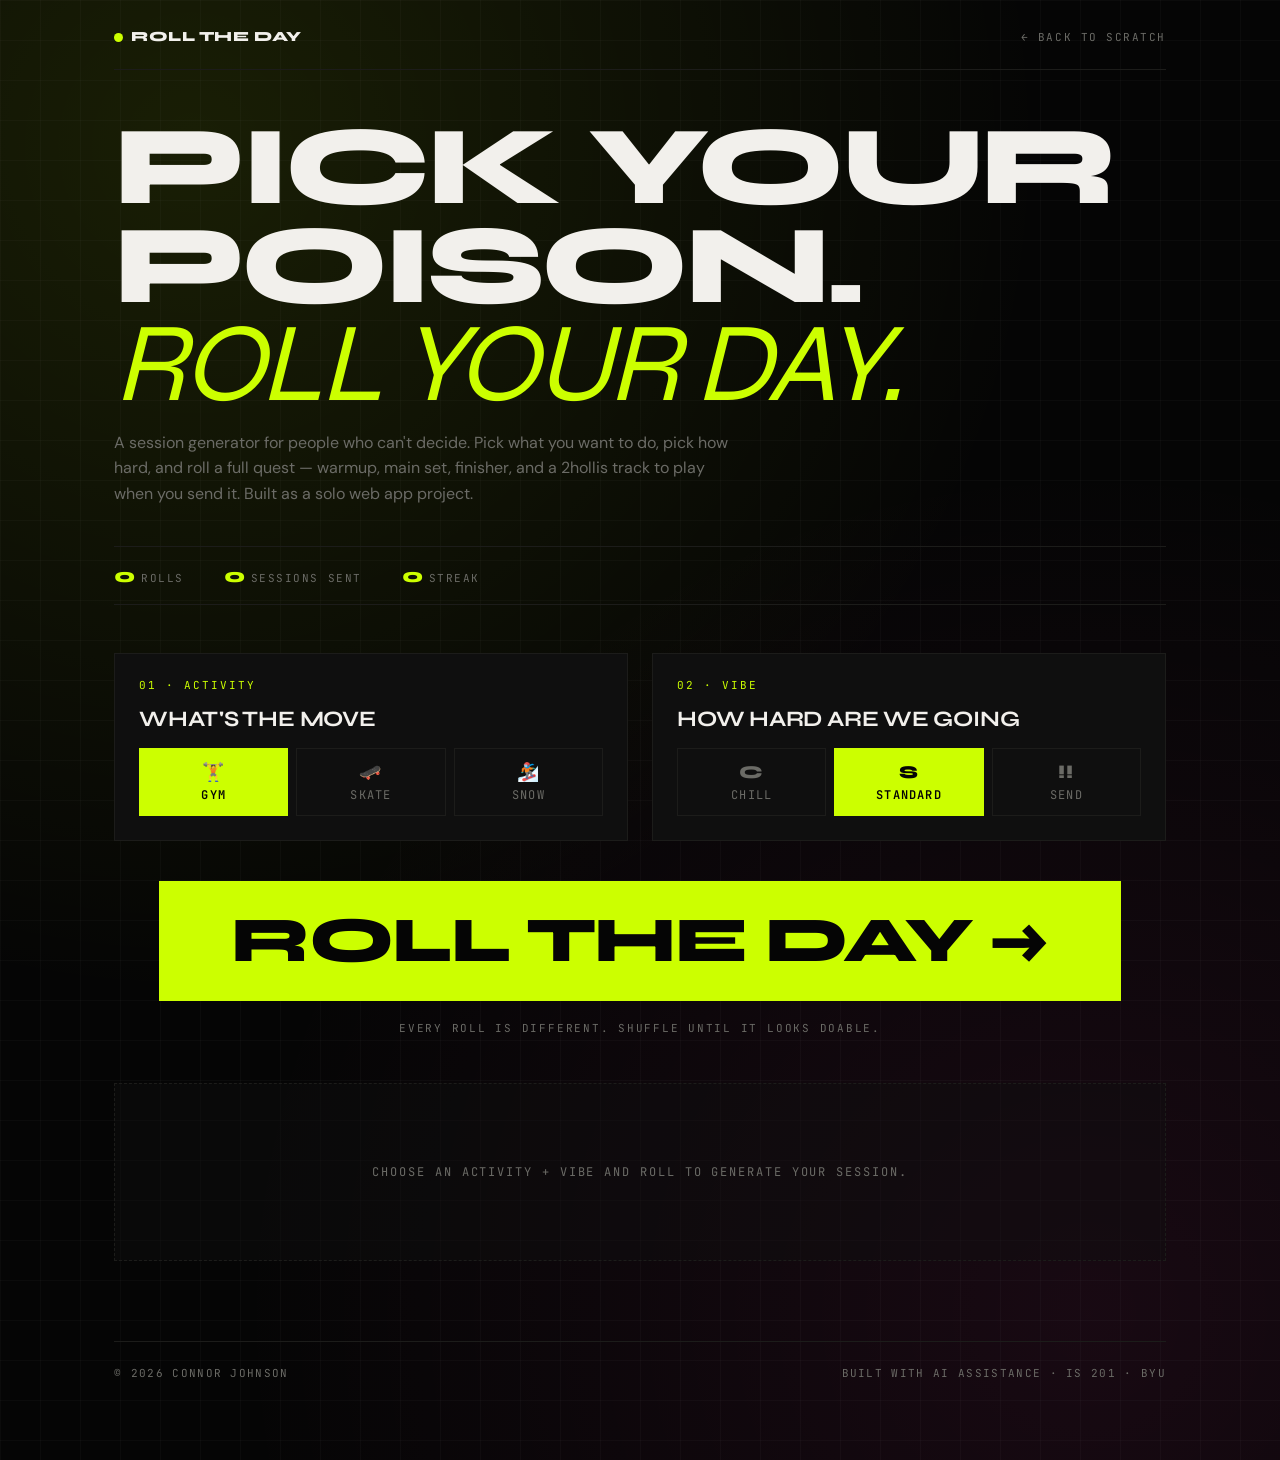
<file: webapp.html>
<!DOCTYPE html>
<html lang="en">
<head>
  <meta charset="UTF-8" />
  <meta name="viewport" content="width=device-width, initial-scale=1.0" />
  <title>Roll The Day — Session Generator</title>

  <link rel="preconnect" href="https://fonts.googleapis.com" />
  <link rel="preconnect" href="https://fonts.gstatic.com" crossorigin />
  <link
    href="https://fonts.googleapis.com/css2?family=DM+Sans:wght@400;500;600;700&family=JetBrains+Mono:wght@400;500;600;700&family=Syne:wght@600;700;800&display=swap"
    rel="stylesheet"
  />

  <style>
    /* =============================================================
       ROLL THE DAY — single file web app
       Pick an activity + vibe, roll a full session quest
       ============================================================= */

    :root {
      --bg: #050505;
      --panel: #0f0f0f;
      --panel-2: #161613;
      --fg: #f2f0ec;
      --muted: #6b6b66;
      --accent: #ccff00;
      --accent-dim: #8aa800;
      --pink: #ff3eb5;
      --line: #1c1c1a;
      --f-display: 'Syne', 'Impact', sans-serif;
      --f-body: 'DM Sans', 'Helvetica Neue', sans-serif;
      --f-mono: 'JetBrains Mono', monospace;
    }

    * { box-sizing: border-box; }
    html, body { margin: 0; padding: 0; }

    body {
      background: var(--bg);
      background-image:
        linear-gradient(rgba(255, 255, 255, 0.022) 1px, transparent 1px),
        linear-gradient(90deg, rgba(255, 255, 255, 0.022) 1px, transparent 1px),
        radial-gradient(circle at 15% 10%, rgba(204, 255, 0, 0.10), transparent 50%),
        radial-gradient(circle at 85% 90%, rgba(255, 62, 181, 0.08), transparent 50%);
      background-size: 40px 40px, 40px 40px, 100% 100%, 100% 100%;
      color: var(--fg);
      font-family: var(--f-body);
      min-height: 100vh;
      overflow-x: hidden;
    }

    ::selection { background: var(--accent); color: var(--bg); }

    a { color: var(--accent); text-decoration: none; }
    a:hover { color: var(--fg); }

    .shell {
      max-width: 1100px;
      margin: 0 auto;
      padding: 28px 24px 80px;
    }

    /* -------- top bar -------- */
    header.bar {
      display: flex;
      justify-content: space-between;
      align-items: center;
      padding-bottom: 24px;
      border-bottom: 1px solid var(--line);
      margin-bottom: 48px;
      flex-wrap: wrap;
      gap: 12px;
    }
    .brand {
      font-family: var(--f-display);
      font-weight: 800;
      text-transform: uppercase;
      font-size: 14px;
      letter-spacing: 0.04em;
      color: var(--fg);
    }
    .brand .dot {
      display: inline-block;
      width: 9px; height: 9px;
      background: var(--accent);
      border-radius: 50%;
      margin-right: 8px;
      vertical-align: middle;
      animation: pulse 2.4s ease-in-out infinite;
    }
    @keyframes pulse {
      0%, 100% { opacity: 1; transform: scale(1); }
      50% { opacity: 0.5; transform: scale(1.25); }
    }
    .back {
      font-family: var(--f-mono);
      font-size: 11px;
      letter-spacing: 0.14em;
      text-transform: uppercase;
      color: var(--muted);
    }
    .back:hover { color: var(--fg); }

    /* -------- hero -------- */
    .hero h1 {
      font-family: var(--f-display);
      font-weight: 800;
      font-size: clamp(3rem, 10vw, 7rem);
      line-height: 0.88;
      letter-spacing: -0.04em;
      text-transform: uppercase;
      margin: 0 0 16px;
    }
    .hero h1 em {
      color: var(--accent);
      font-style: italic;
      font-weight: 400;
    }
    .hero p {
      color: var(--muted);
      font-size: 16px;
      max-width: 620px;
      margin: 0 0 40px;
      line-height: 1.6;
    }
    .stats {
      display: flex;
      gap: 40px;
      font-family: var(--f-mono);
      font-size: 11px;
      text-transform: uppercase;
      letter-spacing: 0.14em;
      color: var(--muted);
      padding: 16px 0;
      border-top: 1px solid var(--line);
      border-bottom: 1px solid var(--line);
      flex-wrap: wrap;
    }
    .stats span strong {
      color: var(--accent);
      font-size: 20px;
      font-family: var(--f-display);
      font-weight: 800;
      letter-spacing: 0;
      display: inline-block;
      margin-right: 6px;
    }

    /* -------- controls -------- */
    .panels {
      display: grid;
      grid-template-columns: 1fr 1fr;
      gap: 24px;
      margin: 48px 0 24px;
    }
    @media (max-width: 780px) { .panels { grid-template-columns: 1fr; } }

    .panel {
      background: var(--panel);
      border: 1px solid var(--line);
      padding: 24px;
    }
    .panel-label {
      font-family: var(--f-mono);
      font-size: 11px;
      letter-spacing: 0.18em;
      text-transform: uppercase;
      color: var(--accent);
      margin: 0 0 14px;
    }
    .panel-title {
      font-family: var(--f-display);
      font-size: 22px;
      font-weight: 700;
      margin: 0 0 16px;
      text-transform: uppercase;
      letter-spacing: -0.01em;
    }

    .opts {
      display: flex;
      gap: 8px;
      flex-wrap: wrap;
    }
    .opt {
      font-family: var(--f-mono);
      font-size: 12px;
      letter-spacing: 0.1em;
      text-transform: uppercase;
      color: var(--muted);
      background: transparent;
      border: 1px solid var(--line);
      padding: 12px 16px;
      cursor: pointer;
      transition: all 0.15s ease;
      flex: 1 1 calc(33% - 8px);
      min-width: 0;
    }
    .opt:hover { color: var(--fg); border-color: var(--muted); }
    .opt.active {
      background: var(--accent);
      color: var(--bg);
      border-color: var(--accent);
      font-weight: 600;
    }
    .opt .num {
      display: block;
      font-family: var(--f-display);
      font-size: 18px;
      font-weight: 800;
      margin-bottom: 4px;
    }

    /* -------- roll button -------- */
    .roll-row {
      margin: 40px 0 48px;
      text-align: center;
    }
    .roll-btn {
      font-family: var(--f-display);
      font-weight: 800;
      font-size: clamp(2rem, 6vw, 4rem);
      text-transform: uppercase;
      letter-spacing: -0.02em;
      background: var(--accent);
      color: var(--bg);
      border: none;
      padding: 28px 72px;
      cursor: pointer;
      transition: transform 0.15s ease, box-shadow 0.15s ease;
      position: relative;
      line-height: 1;
    }
    .roll-btn:hover {
      transform: translate(-4px, -4px);
      box-shadow: 8px 8px 0 var(--pink);
    }
    .roll-btn:active {
      transform: translate(2px, 2px);
      box-shadow: 2px 2px 0 var(--pink);
    }
    .roll-btn:disabled {
      opacity: 0.6;
      cursor: wait;
      transform: none;
      box-shadow: none;
    }
    .roll-hint {
      font-family: var(--f-mono);
      font-size: 11px;
      letter-spacing: 0.16em;
      text-transform: uppercase;
      color: var(--muted);
      margin-top: 20px;
    }

    /* -------- dice animation -------- */
    .dice-stage {
      display: flex;
      justify-content: center;
      gap: 16px;
      height: 0;
      overflow: hidden;
      transition: height 0.3s ease;
    }
    .dice-stage.rolling {
      height: 90px;
      margin: 20px 0;
    }
    .die {
      width: 70px;
      height: 70px;
      background: var(--panel);
      border: 2px solid var(--accent);
      display: flex;
      align-items: center;
      justify-content: center;
      font-family: var(--f-display);
      font-weight: 800;
      font-size: 34px;
      color: var(--accent);
      animation: roll 0.5s linear infinite;
    }
    .die:nth-child(2) { animation-duration: 0.42s; animation-direction: reverse; }
    .die:nth-child(3) { animation-duration: 0.6s; }
    @keyframes roll {
      0%   { transform: rotate(0deg) scale(1); }
      50%  { transform: rotate(180deg) scale(0.85); }
      100% { transform: rotate(360deg) scale(1); }
    }

    /* -------- quest output -------- */
    .quest {
      opacity: 0;
      transition: opacity 0.5s ease;
    }
    .quest.live { opacity: 1; }

    .quest-header {
      padding: 32px;
      background: var(--panel);
      border: 1px solid var(--line);
      border-top: 4px solid var(--accent);
      margin-bottom: 16px;
    }
    .quest-title {
      font-family: var(--f-display);
      font-weight: 800;
      font-size: clamp(2rem, 5vw, 3.4rem);
      text-transform: uppercase;
      letter-spacing: -0.03em;
      line-height: 1;
      margin: 0 0 12px;
    }
    .quest-title em {
      color: var(--accent);
      font-style: italic;
      font-weight: 400;
    }
    .quest-sub {
      font-family: var(--f-mono);
      font-size: 12px;
      text-transform: uppercase;
      letter-spacing: 0.16em;
      color: var(--muted);
      margin: 0;
    }
    .quest-sub span { color: var(--accent); }

    .quest-step {
      display: grid;
      grid-template-columns: 90px 1fr;
      gap: 20px;
      padding: 24px;
      background: var(--panel);
      border: 1px solid var(--line);
      margin-bottom: 10px;
      align-items: center;
      transition: border-color 0.15s ease;
    }
    .quest-step:hover { border-color: var(--muted); }
    .step-tag {
      font-family: var(--f-mono);
      font-weight: 600;
      font-size: 11px;
      letter-spacing: 0.14em;
      text-transform: uppercase;
      color: var(--accent);
      border-right: 1px solid var(--line);
      padding-right: 20px;
    }
    .step-body p {
      margin: 0 0 4px;
      font-family: var(--f-display);
      font-weight: 700;
      font-size: 18px;
      text-transform: uppercase;
      letter-spacing: -0.01em;
    }
    .step-body span {
      font-size: 13px;
      color: var(--muted);
    }

    .quest-step.finisher {
      border-color: var(--pink);
      background: linear-gradient(90deg, var(--panel) 0%, rgba(255, 62, 181, 0.05) 100%);
    }
    .quest-step.finisher .step-tag { color: var(--pink); }

    .reward {
      margin-top: 16px;
      padding: 28px;
      background: var(--accent);
      color: var(--bg);
    }
    .reward-tag {
      font-family: var(--f-mono);
      font-weight: 700;
      font-size: 11px;
      letter-spacing: 0.2em;
      text-transform: uppercase;
      margin: 0 0 8px;
    }
    .reward-song {
      font-family: var(--f-display);
      font-weight: 800;
      font-size: clamp(1.6rem, 4vw, 2.4rem);
      text-transform: uppercase;
      letter-spacing: -0.02em;
      line-height: 1;
      margin: 0;
    }
    .reward-meta {
      font-family: var(--f-mono);
      font-size: 11px;
      letter-spacing: 0.1em;
      text-transform: uppercase;
      margin: 12px 0 0;
      opacity: 0.75;
    }

    .quest-actions {
      display: flex;
      gap: 10px;
      margin-top: 24px;
      flex-wrap: wrap;
    }
    .mini-btn {
      font-family: var(--f-mono);
      font-size: 12px;
      font-weight: 500;
      letter-spacing: 0.12em;
      text-transform: uppercase;
      color: var(--muted);
      background: transparent;
      border: 1px solid var(--line);
      padding: 12px 20px;
      cursor: pointer;
      transition: all 0.15s ease;
    }
    .mini-btn:hover {
      color: var(--fg);
      border-color: var(--fg);
    }
    .mini-btn.complete:hover {
      background: var(--accent);
      color: var(--bg);
      border-color: var(--accent);
    }

    /* -------- placeholder state -------- */
    .empty {
      padding: 80px 40px;
      text-align: center;
      border: 1px dashed var(--line);
      background: rgba(15, 15, 15, 0.4);
    }
    .empty p {
      font-family: var(--f-mono);
      font-size: 12px;
      letter-spacing: 0.16em;
      text-transform: uppercase;
      color: var(--muted);
      margin: 0;
    }

    footer.end {
      margin-top: 80px;
      padding-top: 24px;
      border-top: 1px solid var(--line);
      font-family: var(--f-mono);
      font-size: 11px;
      letter-spacing: 0.12em;
      text-transform: uppercase;
      color: var(--muted);
      display: flex;
      justify-content: space-between;
      flex-wrap: wrap;
      gap: 8px;
    }
  </style>
</head>
<body>

<div class="shell">

  <header class="bar">
    <span class="brand"><span class="dot"></span>Roll The Day</span>
    <a href="scratch.html" class="back">← Back to scratch</a>
  </header>

  <section class="hero">
    <h1>Pick your poison.<br /><em>Roll your day.</em></h1>
    <p>
      A session generator for people who can't decide. Pick what you
      want to do, pick how hard, and roll a full quest — warmup, main
      set, finisher, and a 2hollis track to play when you send it.
      Built as a solo web app project.
    </p>
    <div class="stats">
      <span><strong id="stat-rolls">0</strong>Rolls</span>
      <span><strong id="stat-done">0</strong>Sessions sent</span>
      <span><strong id="stat-streak">0</strong>Streak</span>
    </div>
  </section>

  <div class="panels">
    <div class="panel">
      <p class="panel-label">01 · Activity</p>
      <p class="panel-title">What's the move</p>
      <div class="opts" id="act-group">
        <button class="opt active" data-activity="gym">
          <span class="num">🏋️</span>Gym
        </button>
        <button class="opt" data-activity="skate">
          <span class="num">🛹</span>Skate
        </button>
        <button class="opt" data-activity="snow">
          <span class="num">🏂</span>Snow
        </button>
      </div>
    </div>

    <div class="panel">
      <p class="panel-label">02 · Vibe</p>
      <p class="panel-title">How hard are we going</p>
      <div class="opts" id="vibe-group">
        <button class="opt" data-vibe="chill">
          <span class="num">C</span>Chill
        </button>
        <button class="opt active" data-vibe="standard">
          <span class="num">S</span>Standard
        </button>
        <button class="opt" data-vibe="send">
          <span class="num">!!</span>Send
        </button>
      </div>
    </div>
  </div>

  <div class="roll-row">
    <button class="roll-btn" id="roll-btn">Roll the day →</button>
    <div class="dice-stage" id="dice">
      <div class="die">?</div>
      <div class="die">?</div>
      <div class="die">?</div>
    </div>
    <p class="roll-hint">Every roll is different. Shuffle until it looks doable.</p>
  </div>

  <div id="quest-output">
    <div class="empty">
      <p>Choose an activity + vibe and roll to generate your session.</p>
    </div>
  </div>

  <footer class="end">
    <span>© 2026 Connor Johnson</span>
    <span>Built with AI assistance · IS 201 · BYU</span>
  </footer>

</div>

<script>
// =================================================================
// Data banks
// =================================================================

const DATA = {
  gym: {
    warmup: {
      chill:    ['5 min light row', 'Foam roll full body', 'Walk 10 min on incline'],
      standard: ['10 min bike easy', 'Arm circles + band pull-aparts 2×15', '3 rounds: 10 squats, 10 pushups'],
      send:     ['5 min jump rope', 'Dynamic hip + shoulder flow', 'Sled push × 4 @ moderate']
    },
    sets: {
      chill: [
        { name: 'Goblet squat',        sets: '3×10', note: 'slow on the way down' },
        { name: 'Lat pulldown',         sets: '3×12', note: 'full range' },
        { name: 'Seated DB shoulder press', sets: '3×10', note: 'light, strict' },
        { name: 'Walking lunges',       sets: '3×8 each leg', note: 'controlled tempo' },
        { name: 'Cable curl',           sets: '3×12', note: 'pump work' },
        { name: 'Rope pushdown',        sets: '3×12', note: 'elbows tucked' },
        { name: 'Machine row',          sets: '3×12', note: 'squeeze at the top' },
      ],
      standard: [
        { name: 'Back squat',           sets: '4×8',  note: 'paused bottom set 1' },
        { name: 'Incline DB press',     sets: '4×8',  note: 'add 2.5 lbs from last week' },
        { name: 'Weighted pull-ups',    sets: '4×6',  note: 'strict, no kip' },
        { name: 'Romanian deadlift',    sets: '3×10', note: 'feel it in the hams' },
        { name: 'Arnold press',         sets: '3×10', note: 'controlled rotation' },
        { name: 'Barbell row',          sets: '4×8',  note: 'brace hard' },
        { name: 'Preacher curl',        sets: '3×10', note: 'don\'t swing' },
      ],
      send: [
        { name: 'Deadlift',             sets: '5×3 @ 85%', note: 'reset every rep' },
        { name: 'Front squat',          sets: '4×5', note: 'high bar, elbows up' },
        { name: 'Bench press',          sets: '5×5', note: 'pause on chest' },
        { name: 'Overhead press',       sets: '4×6', note: 'strict, no leg drive' },
        { name: 'Weighted dips',        sets: '4×6', note: 'lean forward slightly' },
        { name: 'Barbell row',          sets: '5×5', note: 'heavy, clean form' },
      ]
    },
    finisher: {
      chill:    [{ name: '10 min incline walk', note: 'end feeling good' }],
      standard: [{ name: 'Farmer carry EMOM × 8', note: 'heavy, no straps if you can' }],
      send:     [{ name: '20 min AMRAP: 10 burpees, 15 KB swings, 20 sit-ups', note: 'pace yourself or die' }]
    }
  },

  skate: {
    warmup: {
      chill:    ['Roll the spot for 10 min', 'Pump the bowl 5 laps', 'Manuals down the sidewalk'],
      standard: ['Ollie 10 clean in a row', 'Switch stance roll around', 'Shove-it both ways to warm up feet'],
      send:     ['Ollie over a stack of decks', 'Heelflip on flat until it\'s clean', 'Drop in on the biggest ramp twice']
    },
    sets: {
      chill: [
        { name: 'Ollie',                sets: '10× clean', note: 'pop like you mean it' },
        { name: 'Kickflip',             sets: '5× landed', note: 'flick, don\'t kick' },
        { name: 'Manual line',          sets: '3 attempts', note: 'eyes up' },
        { name: 'Pop shove-it',         sets: '5× landed', note: 'commit' },
        { name: 'Boardslide on a curb', sets: '3× landed', note: 'parallel to the edge' },
      ],
      standard: [
        { name: 'Heelflip',             sets: '5× clean', note: 'roll away every time' },
        { name: 'Frontside 180',        sets: '5× clean', note: 'shoulders lead' },
        { name: 'Backside 180',         sets: '5× clean', note: 'carve in' },
        { name: '50-50 on a ledge',     sets: '3× landed', note: 'commit to the trucks' },
        { name: 'Kickflip down 3-stair',sets: '1× landed', note: 'or until you\'re tired' },
        { name: 'Nollie',               sets: '5× clean', note: 'weight forward' },
      ],
      send: [
        { name: 'Varial heelflip',      sets: 'land one',  note: 'scoop + flick, don\'t rush' },
        { name: 'Frontside flip',       sets: 'land one',  note: 'shoulders, then flick' },
        { name: 'Nollie heel',          sets: 'land one',  note: 'clean roll away required' },
        { name: 'Kickflip down 5-stair',sets: 'land one',  note: 'commit or walk' },
        { name: 'Boardslide on handrail',sets: '1 attempt',note: 'you know the risks' },
      ]
    },
    finisher: {
      chill:    [{ name: 'Film one clean line', note: '15 sec, any tricks' }],
      standard: [{ name: 'Last trick game — best of 5 against yourself', note: 'film both' }],
      send:     [{ name: 'One clip, one try, one trick. Film it.', note: 'no retries — live with it' }]
    }
  },

  snow: {
    warmup: {
      chill:    ['Ride a green top to bottom', 'Stretch quads + hips at the top', 'Easy carves both edges'],
      standard: ['2 blue runs to warm the legs', 'Switch stance run', 'Side slip to feel edges'],
      send:     ['One full top-to-bottom groomer bomb', 'Ollie every roller', 'Switch run a blue']
    },
    sets: {
      chill: [
        { name: 'Carve both edges',     sets: '2 runs',  note: 'heel and toe, no stopping' },
        { name: 'Ollies on rollers',    sets: '5× clean',note: 'pop with the lip' },
        { name: 'Butter 180',           sets: '3× landed', note: 'nose or tail press' },
        { name: 'Ride switch',          sets: '1 full run', note: 'even if ugly' },
      ],
      standard: [
        { name: 'Frontside 180',        sets: '3× clean', note: 'send off a roller' },
        { name: 'Backside 180',         sets: '3× clean', note: 'blind landing, commit' },
        { name: 'Small park box',       sets: '3× clean', note: 'flat 50-50, work up' },
        { name: 'Small park jump',      sets: '3× clean', note: 'straight air first' },
        { name: 'Switch 180',           sets: '2× clean', note: 'both spin directions' },
      ],
      send: [
        { name: 'Medium kicker — 360',  sets: 'land one', note: 'wind up on the run-in' },
        { name: 'Frontside boardslide — medium box', sets: 'land one', note: 'weight centered' },
        { name: '50-50 the rail',       sets: 'land one', note: 'commit early' },
        { name: 'Switch 360 off a roller', sets: 'land one', note: 'or a solid attempt' },
        { name: 'Tree run',             sets: '1 run',    note: 'read the gaps, don\'t send blind' },
      ]
    },
    finisher: {
      chill:    [{ name: 'Cruise the longest run on the mountain', note: 'top to bottom, no stopping' }],
      standard: [{ name: 'Three-run game of H-O-R-S-E with a buddy', note: 'first trick calls it' }],
      send:     [{ name: 'One untracked line before the lights go off', note: 'find it, commit, ride it' }]
    }
  }
};

const REWARD_SONGS = [
  { title: 'tell me',    album: 'star (2025)' },
  { title: 'destroy me', album: 'star (2025)' },
  { title: 'style',      album: 'star (2025)' },
  { title: 'flash',      album: 'star (2025)' },
  { title: 'trauma',     album: 'single (2024)' },
  { title: 'crush',      album: 'boy (2024)' },
  { title: 'FORFEIT',    album: '2 (2023)' },
  { title: 'poster boy', album: '2 (2023)' },
  { title: 'jeans',      album: '2 (2023)' },
  { title: 'afraid',     album: 'collab w/ Nate Sib' },
  { title: 'GOD',        album: 'boy (2024)' },
  { title: 'safety',     album: 'White Tiger (2022)' },
  { title: 'king of the darkness', album: 'White Tiger (2022)' }
];

const ACTIVITY_LABEL = {
  gym:   { name: 'Gym Day',   verb: 'Training' },
  skate: { name: 'Skate Day', verb: 'Sending' },
  snow:  { name: 'Snow Day',  verb: 'Riding' }
};

const VIBE_LABEL = {
  chill:    'Chill Mode',
  standard: 'Standard Run',
  send:     'SEND IT'
};

// =================================================================
// State + helpers
// =================================================================

const state = {
  activity: 'gym',
  vibe:     'standard',
  rolls:    0,
  done:     0,
  streak:   0,
  lastQuest: null,
  lastCompleted: null
};

// Load from memory-only state (localStorage avoided to stay single-session portable)
try {
  const saved = JSON.parse(localStorage.getItem('roll_the_day_state') || 'null');
  if (saved && typeof saved === 'object') {
    state.rolls = saved.rolls || 0;
    state.done  = saved.done  || 0;
    state.streak = saved.streak || 0;
  }
} catch (e) { /* fine, fresh state */ }

function save() {
  try {
    localStorage.setItem('roll_the_day_state', JSON.stringify({
      rolls: state.rolls, done: state.done, streak: state.streak
    }));
  } catch (e) {}
}

function pickRandom(arr, n = 1) {
  const copy = [...arr];
  const out = [];
  const count = Math.min(n, copy.length);
  for (let i = 0; i < count; i++) {
    const idx = Math.floor(Math.random() * copy.length);
    out.push(copy.splice(idx, 1)[0]);
  }
  return out;
}

function refreshStats() {
  document.getElementById('stat-rolls').textContent = state.rolls;
  document.getElementById('stat-done').textContent = state.done;
  document.getElementById('stat-streak').textContent = state.streak;
}

// =================================================================
// Option pickers
// =================================================================

document.querySelectorAll('#act-group .opt').forEach(btn => {
  btn.addEventListener('click', () => {
    document.querySelectorAll('#act-group .opt').forEach(b => b.classList.remove('active'));
    btn.classList.add('active');
    state.activity = btn.dataset.activity;
  });
});

document.querySelectorAll('#vibe-group .opt').forEach(btn => {
  btn.addEventListener('click', () => {
    document.querySelectorAll('#vibe-group .opt').forEach(b => b.classList.remove('active'));
    btn.classList.add('active');
    state.vibe = btn.dataset.vibe;
  });
});

// =================================================================
// Roll logic
// =================================================================

function generateQuest() {
  const bank = DATA[state.activity];
  const vibe = state.vibe;
  const setCount = vibe === 'send' ? 5 : vibe === 'standard' ? 4 : 3;

  return {
    activity: state.activity,
    vibe:     state.vibe,
    warmup:   pickRandom(bank.warmup[vibe], 1)[0],
    main:     pickRandom(bank.sets[vibe], setCount),
    finisher: pickRandom(bank.finisher[vibe], 1)[0],
    reward:   pickRandom(REWARD_SONGS, 1)[0]
  };
}

function renderQuest(q) {
  const out = document.getElementById('quest-output');
  const actLabel = ACTIVITY_LABEL[q.activity];
  const vibeLabel = VIBE_LABEL[q.vibe];

  const mainStepsHtml = q.main.map((s, i) => `
    <div class="quest-step">
      <div class="step-tag">Set 0${i + 1}</div>
      <div class="step-body">
        <p>${s.name} — ${s.sets}</p>
        <span>${s.note}</span>
      </div>
    </div>
  `).join('');

  out.innerHTML = `
    <div class="quest live">
      <div class="quest-header">
        <h2 class="quest-title">${actLabel.name} · <em>${vibeLabel}</em></h2>
        <p class="quest-sub">${actLabel.verb.toUpperCase()} MODE · <span>Roll #${state.rolls}</span></p>
      </div>

      <div class="quest-step">
        <div class="step-tag">Warmup</div>
        <div class="step-body">
          <p>${q.warmup}</p>
          <span>Don't skip. 5–10 min.</span>
        </div>
      </div>

      ${mainStepsHtml}

      <div class="quest-step finisher">
        <div class="step-tag">Finisher</div>
        <div class="step-body">
          <p>${q.finisher.name}</p>
          <span>${q.finisher.note}</span>
        </div>
      </div>

      <div class="reward">
        <p class="reward-tag">Reward track — play on the last set</p>
        <p class="reward-song">2hollis — "${q.reward.title}"</p>
        <p class="reward-meta">${q.reward.album}</p>
      </div>

      <div class="quest-actions">
        <button class="mini-btn" id="reroll-btn">↻ Re-roll</button>
        <button class="mini-btn complete" id="complete-btn">✓ Mark complete</button>
        <button class="mini-btn" id="copy-btn">⎘ Copy plan</button>
      </div>
    </div>
  `;

  requestAnimationFrame(() => {
    out.querySelector('.quest').classList.add('live');
  });

  document.getElementById('reroll-btn').addEventListener('click', rollDay);
  document.getElementById('complete-btn').addEventListener('click', markComplete);
  document.getElementById('copy-btn').addEventListener('click', copyPlan);
}

function rollDay() {
  const btn = document.getElementById('roll-btn');
  const dice = document.getElementById('dice');

  btn.disabled = true;
  btn.textContent = 'Rolling…';
  dice.classList.add('rolling');

  const faces = ['◇','◈','✦','✸','◉','◎','◆','◊'];
  const dieEls = dice.querySelectorAll('.die');
  const tickInterval = setInterval(() => {
    dieEls.forEach(d => { d.textContent = faces[Math.floor(Math.random() * faces.length)]; });
  }, 80);

  setTimeout(() => {
    clearInterval(tickInterval);
    dice.classList.remove('rolling');
    btn.disabled = false;
    btn.textContent = 'Roll again →';

    state.rolls += 1;
    state.lastQuest = generateQuest();
    state.lastCompleted = false;
    save();
    refreshStats();
    renderQuest(state.lastQuest);
  }, 1100);
}

function markComplete() {
  if (!state.lastQuest || state.lastCompleted) return;
  state.done += 1;
  state.streak += 1;
  state.lastCompleted = true;
  save();
  refreshStats();

  const btn = document.getElementById('complete-btn');
  btn.textContent = '✓ Session locked in';
  btn.disabled = true;
  btn.style.background = 'var(--accent)';
  btn.style.color = 'var(--bg)';
  btn.style.borderColor = 'var(--accent)';
}

function copyPlan() {
  if (!state.lastQuest) return;
  const q = state.lastQuest;
  const actLabel = ACTIVITY_LABEL[q.activity];
  const lines = [
    `${actLabel.name} — ${VIBE_LABEL[q.vibe]}`,
    '',
    `Warmup: ${q.warmup}`,
    '',
    'Main:',
    ...q.main.map((s, i) => `  ${i + 1}. ${s.name} — ${s.sets} (${s.note})`),
    '',
    `Finisher: ${q.finisher.name} — ${q.finisher.note}`,
    '',
    `Reward track: 2hollis — "${q.reward.title}" (${q.reward.album})`
  ];
  const text = lines.join('\n');

  navigator.clipboard.writeText(text).then(() => {
    const btn = document.getElementById('copy-btn');
    btn.textContent = '✓ Copied';
    setTimeout(() => { btn.textContent = '⎘ Copy plan'; }, 1800);
  }).catch(() => {
    alert(text);
  });
}

// Initial state render
refreshStats();
document.getElementById('roll-btn').addEventListener('click', rollDay);
</script>

</body>
</html>
</file>
